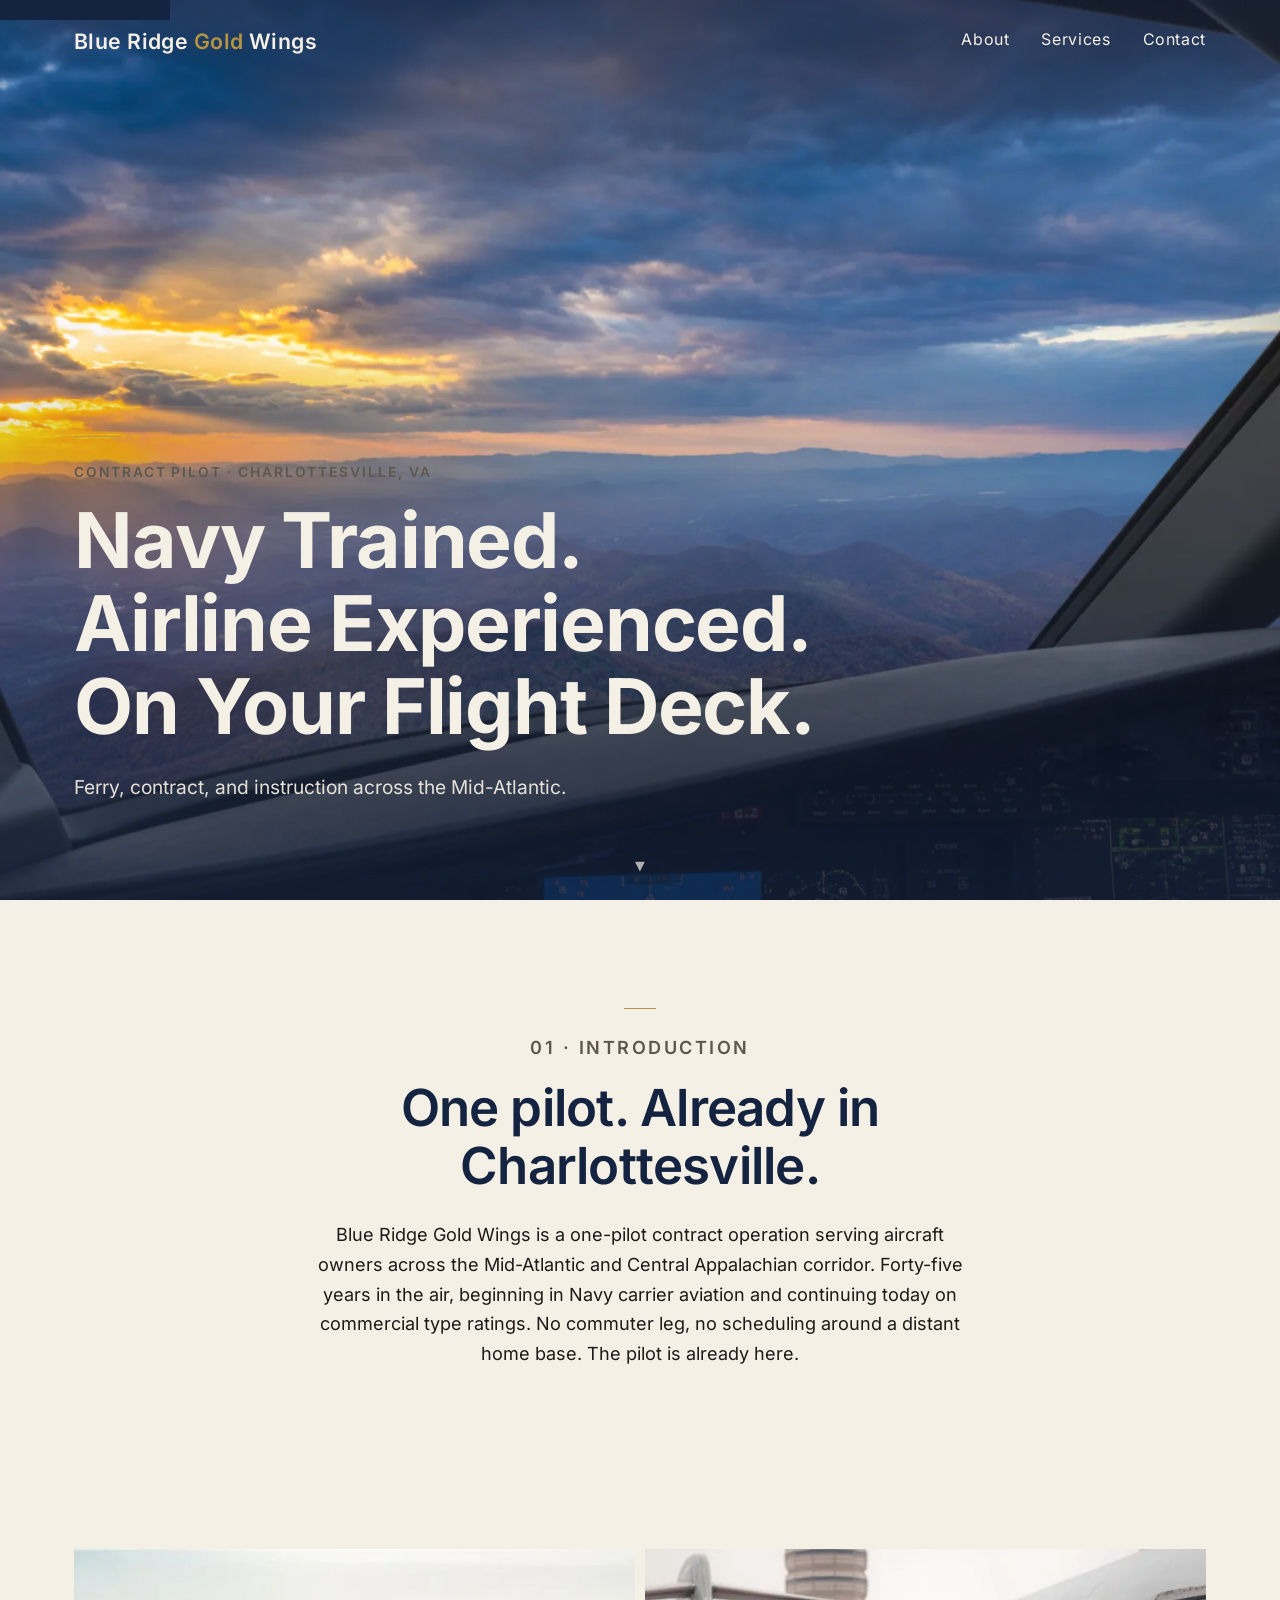
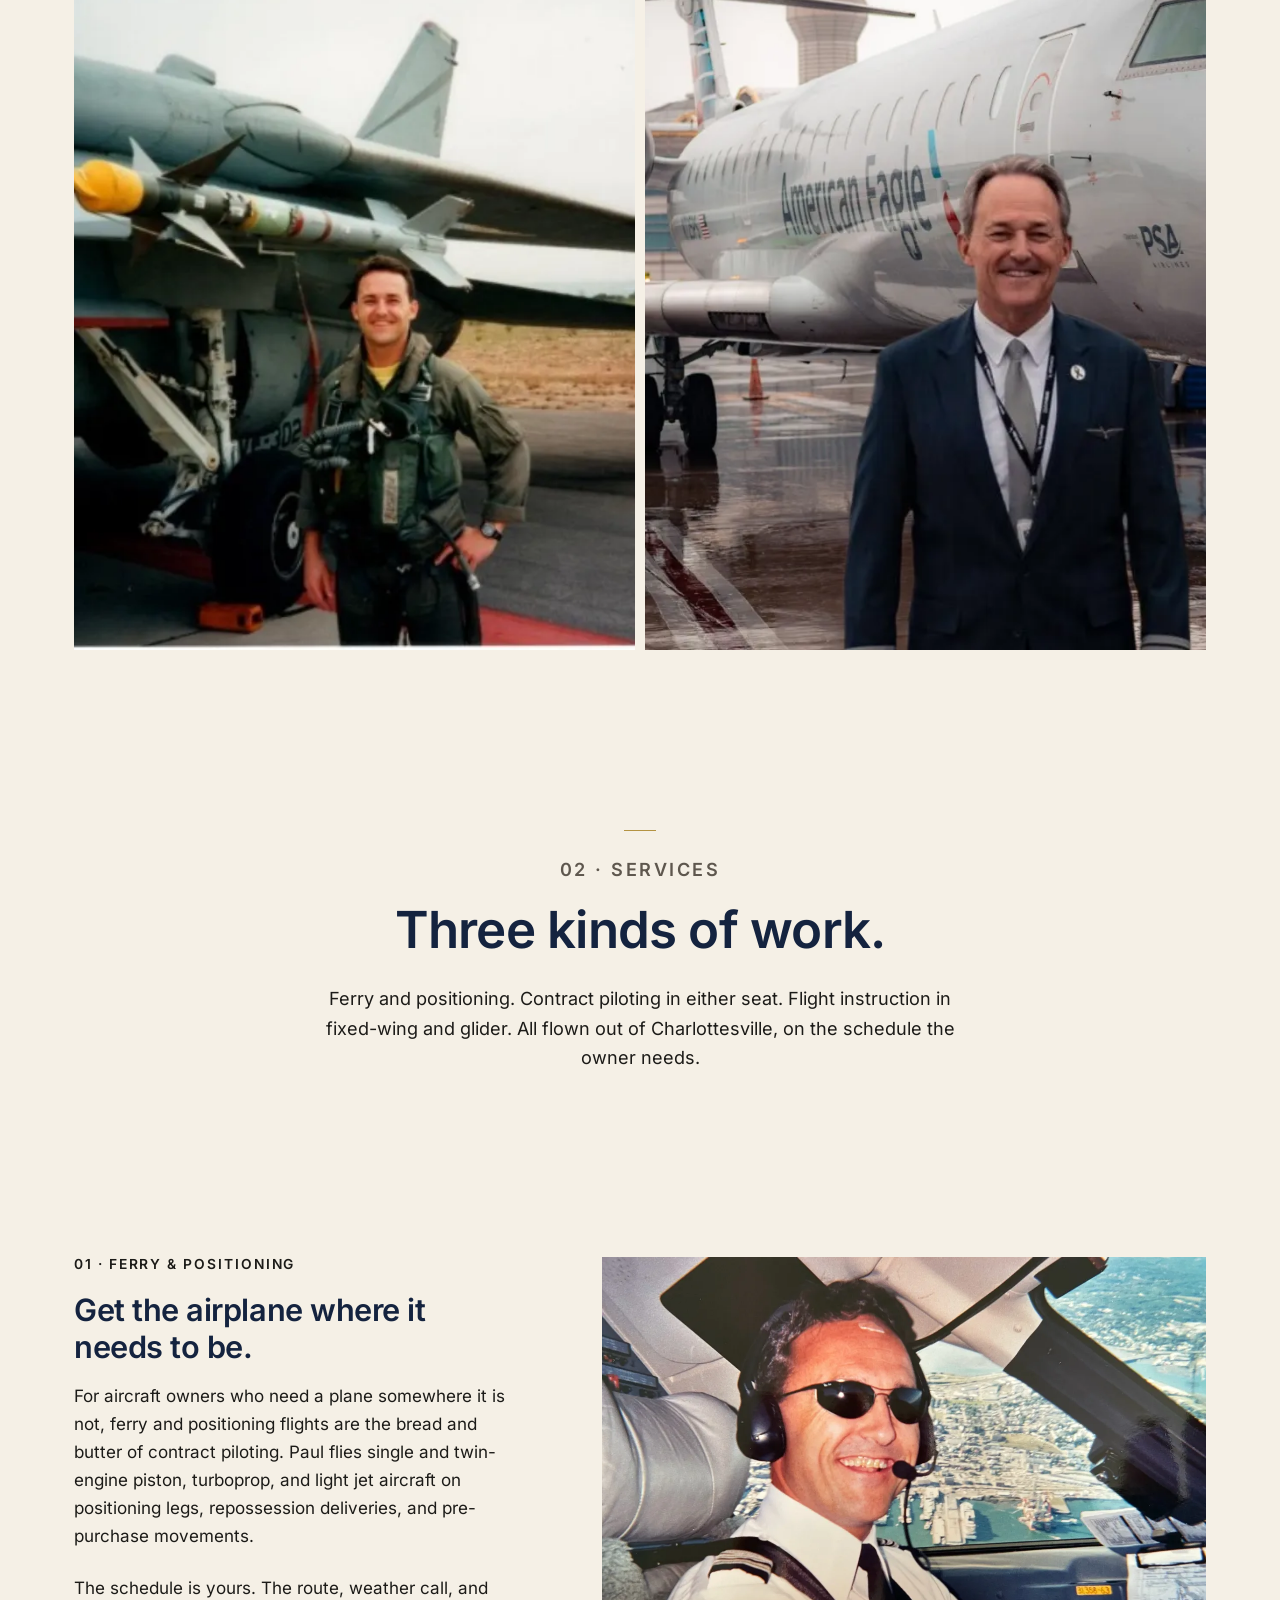
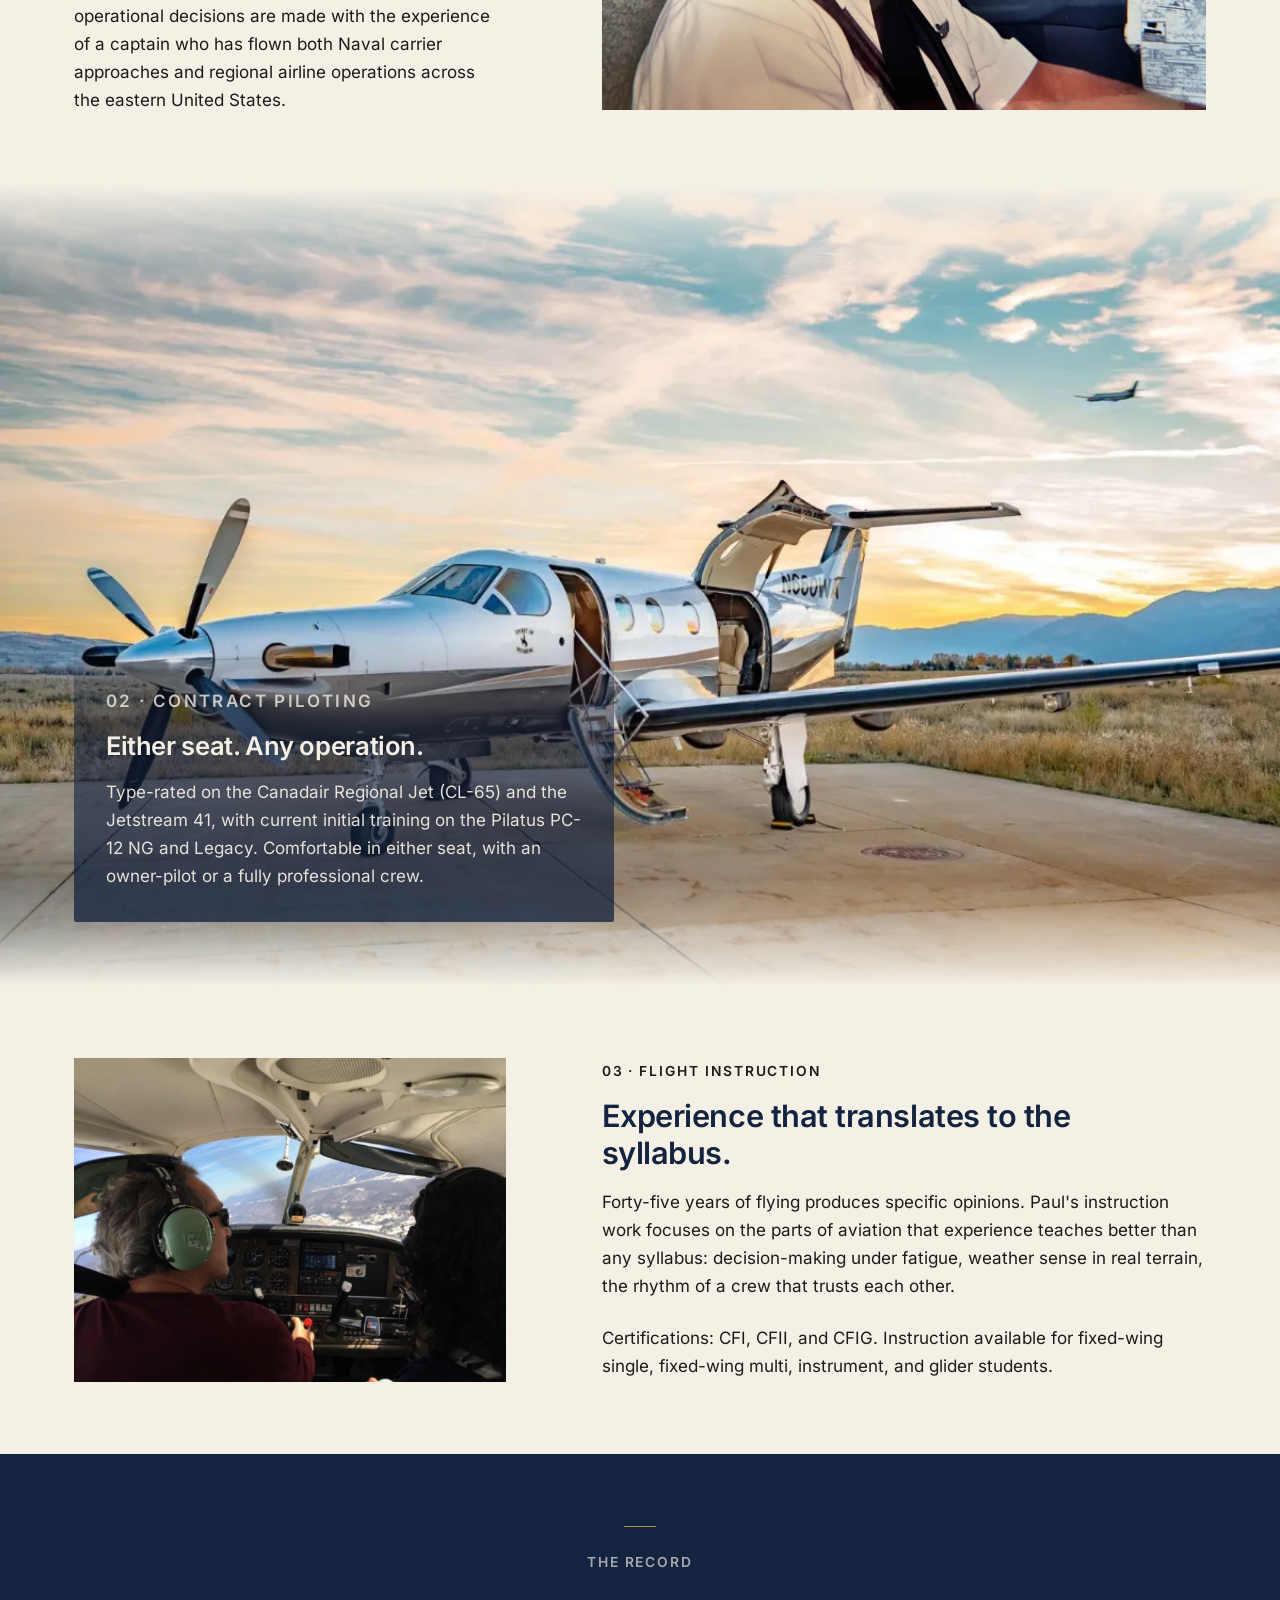
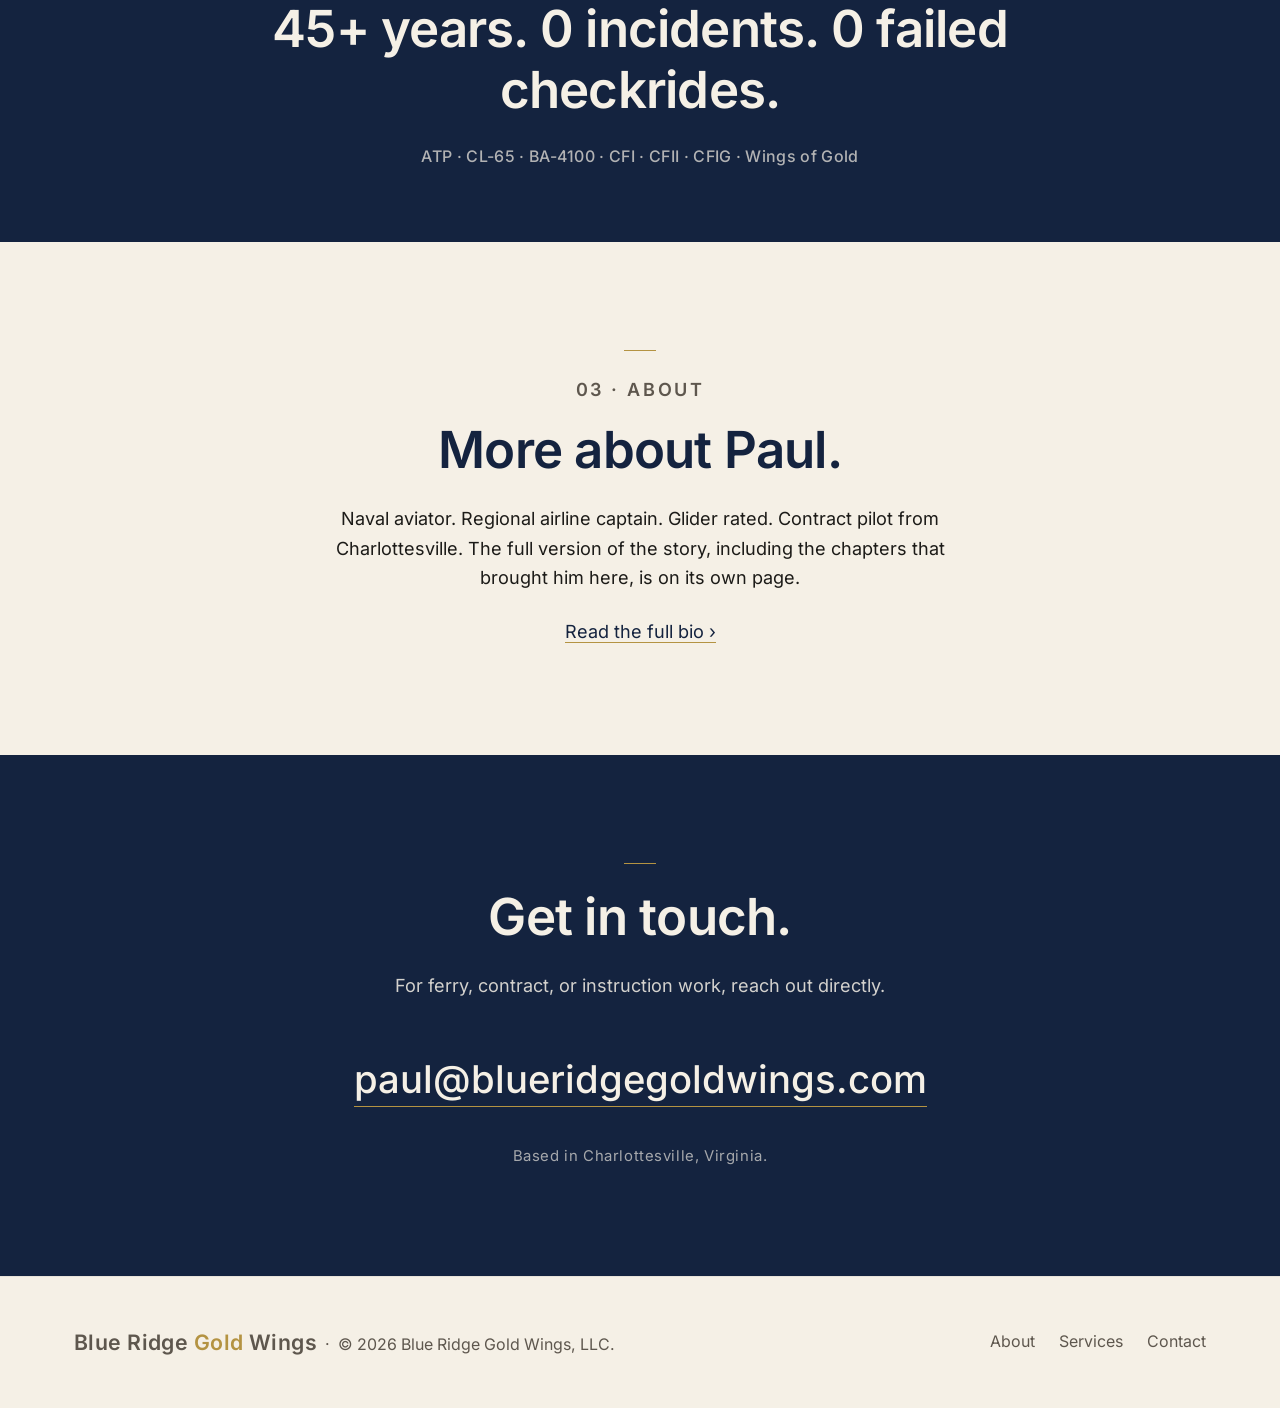
<file: index.html>
<!doctype html>
<html lang="en">
<head>
  <meta charset="utf-8">
  <meta name="viewport" content="width=device-width, initial-scale=1">
  <title>Blue Ridge Gold Wings, LLC. Contract Pilot Services in Central Virginia</title>
  <meta name="description" content="Contract pilot services for aircraft owners across the Mid-Atlantic. Ferry, contract piloting, and instruction by a Navy-trained, airline-experienced pilot based in Charlottesville, Virginia.">
  <link rel="preload" as="image" href="assets/images/hero/blue-ridge-cockpit-1920.webp" type="image/webp">
  <link rel="stylesheet" href="assets/css/main.css">
  <script src="assets/js/main.js" defer></script>
</head>
<body>
  <a class="skip-link" href="#main">Skip to content</a>

  <header class="site-header">
    <div class="container">
      <a class="wordmark" href="/">Blue Ridge <span class="accent">Gold</span> Wings</a>
      <button class="nav-toggle" aria-expanded="false" aria-controls="site-nav">Menu</button>
      <nav class="site-nav" id="site-nav" aria-label="Primary">
        <a href="about.html">About</a>
        <a href="#services">Services</a>
        <a href="#contact">Contact</a>
      </nav>
    </div>
  </header>

  <main id="main">
    <section class="hero" aria-label="Introduction">
      <picture class="hero__image">
        <source media="(min-width: 960px)"
                srcset="assets/images/hero/blue-ridge-cockpit-1920.webp"
                type="image/webp">
        <source srcset="assets/images/hero/blue-ridge-cockpit-960.webp"
                type="image/webp">
        <img src="assets/images/hero/blue-ridge-cockpit-1920.jpg"
             alt="Aerial view of the Blue Ridge mountains seen from an aircraft cockpit at altitude.">
      </picture>
      <div class="hero__overlay" aria-hidden="true"></div>
      <div class="container hero__content">
        <hr class="gold-rule" aria-hidden="true">
        <p class="eyebrow hero__eyebrow">Contract Pilot &middot; Charlottesville, VA</p>
        <h1>Navy Trained.<br>Airline Experienced.<br>On Your Flight Deck.</h1>
        <p class="hero__sub">Ferry, contract, and instruction across the Mid-Atlantic.</p>
      </div>
      <a class="hero__scroll" href="#intro" aria-label="Scroll to next section">&#x25BC;</a>
    </section>

    <section class="article" id="intro" aria-labelledby="intro-heading">
      <div class="article__inner" data-fade-up>
        <hr class="gold-rule" aria-hidden="true">
        <p class="eyebrow">01 &middot; Introduction</p>
        <h2 id="intro-heading">One pilot. Already in Charlottesville.</h2>
        <p>Blue Ridge Gold Wings is a one-pilot contract operation serving aircraft owners across the Mid-Atlantic and Central Appalachian corridor. Forty-five years in the air, beginning in Navy carrier aviation and continuing today on commercial type ratings. No commuter leg, no scheduling around a distant home base. The pilot is already here.</p>
      </div>
    </section>

    <section class="diptyque" aria-label="Then and now">
      <div class="diptyque__pair" data-fade-up>
        <figure>
          <picture>
            <source srcset="assets/images/content/young-navy-aviator-1200.webp" type="image/webp">
            <img src="assets/images/content/young-navy-aviator-1200.jpg"
                 alt="Paul Bushrow as a young Naval aviator in flight gear.">
          </picture>
        </figure>
        <figure>
          <picture>
            <source srcset="assets/images/content/current-commercial-airline-1200.webp" type="image/webp">
            <img src="assets/images/content/current-commercial-airline-1200.jpg"
                 alt="Paul Bushrow standing in front of a regional commercial airliner.">
          </picture>
        </figure>
      </div>
    </section>

    <section class="article" id="services" aria-labelledby="services-heading">
      <div class="article__inner" data-fade-up>
        <hr class="gold-rule" aria-hidden="true">
        <p class="eyebrow">02 &middot; Services</p>
        <h2 id="services-heading">Three kinds of work.</h2>
        <p>Ferry and positioning. Contract piloting in either seat. Flight instruction in fixed-wing and glider. All flown out of Charlottesville, on the schedule the owner needs.</p>
      </div>
    </section>

    <article class="service service--asymm-right" aria-labelledby="service-1-heading" data-fade-up>
      <div class="service__inner">
        <div class="service__copy">
          <p class="eyebrow">01 &middot; Ferry &amp; Positioning</p>
          <h3 id="service-1-heading">Get the airplane where it needs to be.</h3>
          <p>For aircraft owners who need a plane somewhere it is not, ferry and positioning flights are the bread and butter of contract piloting. Paul flies single and twin-engine piston, turboprop, and light jet aircraft on positioning legs, repossession deliveries, and pre-purchase movements.</p>
          <p>The schedule is yours. The route, weather call, and operational decisions are made with the experience of a captain who has flown both Naval carrier approaches and regional airline operations across the eastern United States.</p>
        </div>
        <div class="service__media">
          <picture>
            <source srcset="assets/images/content/cockpit-flying-1200.webp" type="image/webp">
            <img src="assets/images/content/cockpit-flying-1200.jpg"
                 alt="Paul Bushrow at the controls of an aircraft, in flight.">
          </picture>
        </div>
      </div>
    </article>

    <article class="service service--full-bleed" aria-labelledby="service-2-heading" data-fade-up>
      <div class="service__media">
        <picture>
          <source srcset="assets/images/content/pilatus-1200.webp" type="image/webp">
          <img src="assets/images/content/pilatus-1200.jpg"
               alt="A Pilatus PC-12 turboprop on a runway with a mountain backdrop.">
        </picture>
        <div class="service__overlay">
          <p class="eyebrow">02 &middot; Contract Piloting</p>
          <h3 id="service-2-heading">Either seat. Any operation.</h3>
          <p>Type-rated on the Canadair Regional Jet (CL-65) and the Jetstream 41, with current initial training on the Pilatus PC-12 NG and Legacy. Comfortable in either seat, with an owner-pilot or a fully professional crew.</p>
        </div>
      </div>
    </article>

    <article class="service service--asymm-left" aria-labelledby="service-3-heading" data-fade-up>
      <div class="service__inner">
        <div class="service__media">
          <picture>
            <source srcset="assets/images/content/glider-cockpit-1200.webp" type="image/webp">
            <img src="assets/images/content/glider-cockpit-1200.jpg"
                 alt="View from inside a glider cockpit during flight.">
          </picture>
        </div>
        <div class="service__copy">
          <p class="eyebrow">03 &middot; Flight Instruction</p>
          <h3 id="service-3-heading">Experience that translates to the syllabus.</h3>
          <p>Forty-five years of flying produces specific opinions. Paul's instruction work focuses on the parts of aviation that experience teaches better than any syllabus: decision-making under fatigue, weather sense in real terrain, the rhythm of a crew that trusts each other.</p>
          <p>Certifications: CFI, CFII, and CFIG. Instruction available for fixed-wing single, fixed-wing multi, instrument, and glider students.</p>
        </div>
      </div>
    </article>

    <section class="band--navy" aria-labelledby="proof-heading" data-fade-up>
      <div class="band--navy__inner">
        <hr class="gold-rule" aria-hidden="true">
        <p class="eyebrow">The Record</p>
        <p id="proof-heading" class="band--navy__statement">45+ years. 0 incidents. 0 failed checkrides.</p>
        <p class="band--navy__credentials">ATP &middot; CL-65 &middot; BA-4100 &middot; CFI &middot; CFII &middot; CFIG &middot; Wings of Gold</p>
      </div>
    </section>

    <section class="article" id="more" aria-labelledby="more-heading">
      <div class="article__inner" data-fade-up>
        <hr class="gold-rule" aria-hidden="true">
        <p class="eyebrow">03 &middot; About</p>
        <h2 id="more-heading">More about Paul.</h2>
        <p>Naval aviator. Regional airline captain. Glider rated. Contract pilot from Charlottesville. The full version of the story, including the chapters that brought him here, is on its own page.</p>
        <p class="article__cta"><a class="link-gold" href="about.html">Read the full bio &rsaquo;</a></p>
      </div>
    </section>

    <section class="contact" id="contact" aria-labelledby="contact-heading">
      <div class="contact__inner" data-fade-up>
        <hr class="gold-rule gold-rule--center" aria-hidden="true">
        <h2 id="contact-heading">Get in touch.</h2>
        <p class="contact__lede">For ferry, contract, or instruction work, reach out directly.</p>
        <p class="contact__email">
          <a href="mailto:paul@blueridgegoldwings.com">paul@blueridgegoldwings.com</a>
        </p>
        <p class="contact__location">Based in Charlottesville, Virginia.</p>
      </div>
    </section>
  </main>

  <footer class="site-footer">
    <div class="container">
      <div>
        <span class="wordmark">Blue Ridge <span class="accent">Gold</span> Wings</span>
        &nbsp;&middot;&nbsp;
        &copy; 2026 Blue Ridge Gold Wings, LLC.
      </div>
      <nav aria-label="Footer">
        <a href="about.html">About</a>
        <a href="#services">Services</a>
        <a href="#contact">Contact</a>
      </nav>
    </div>
  </footer>
</body>
</html>
</file>
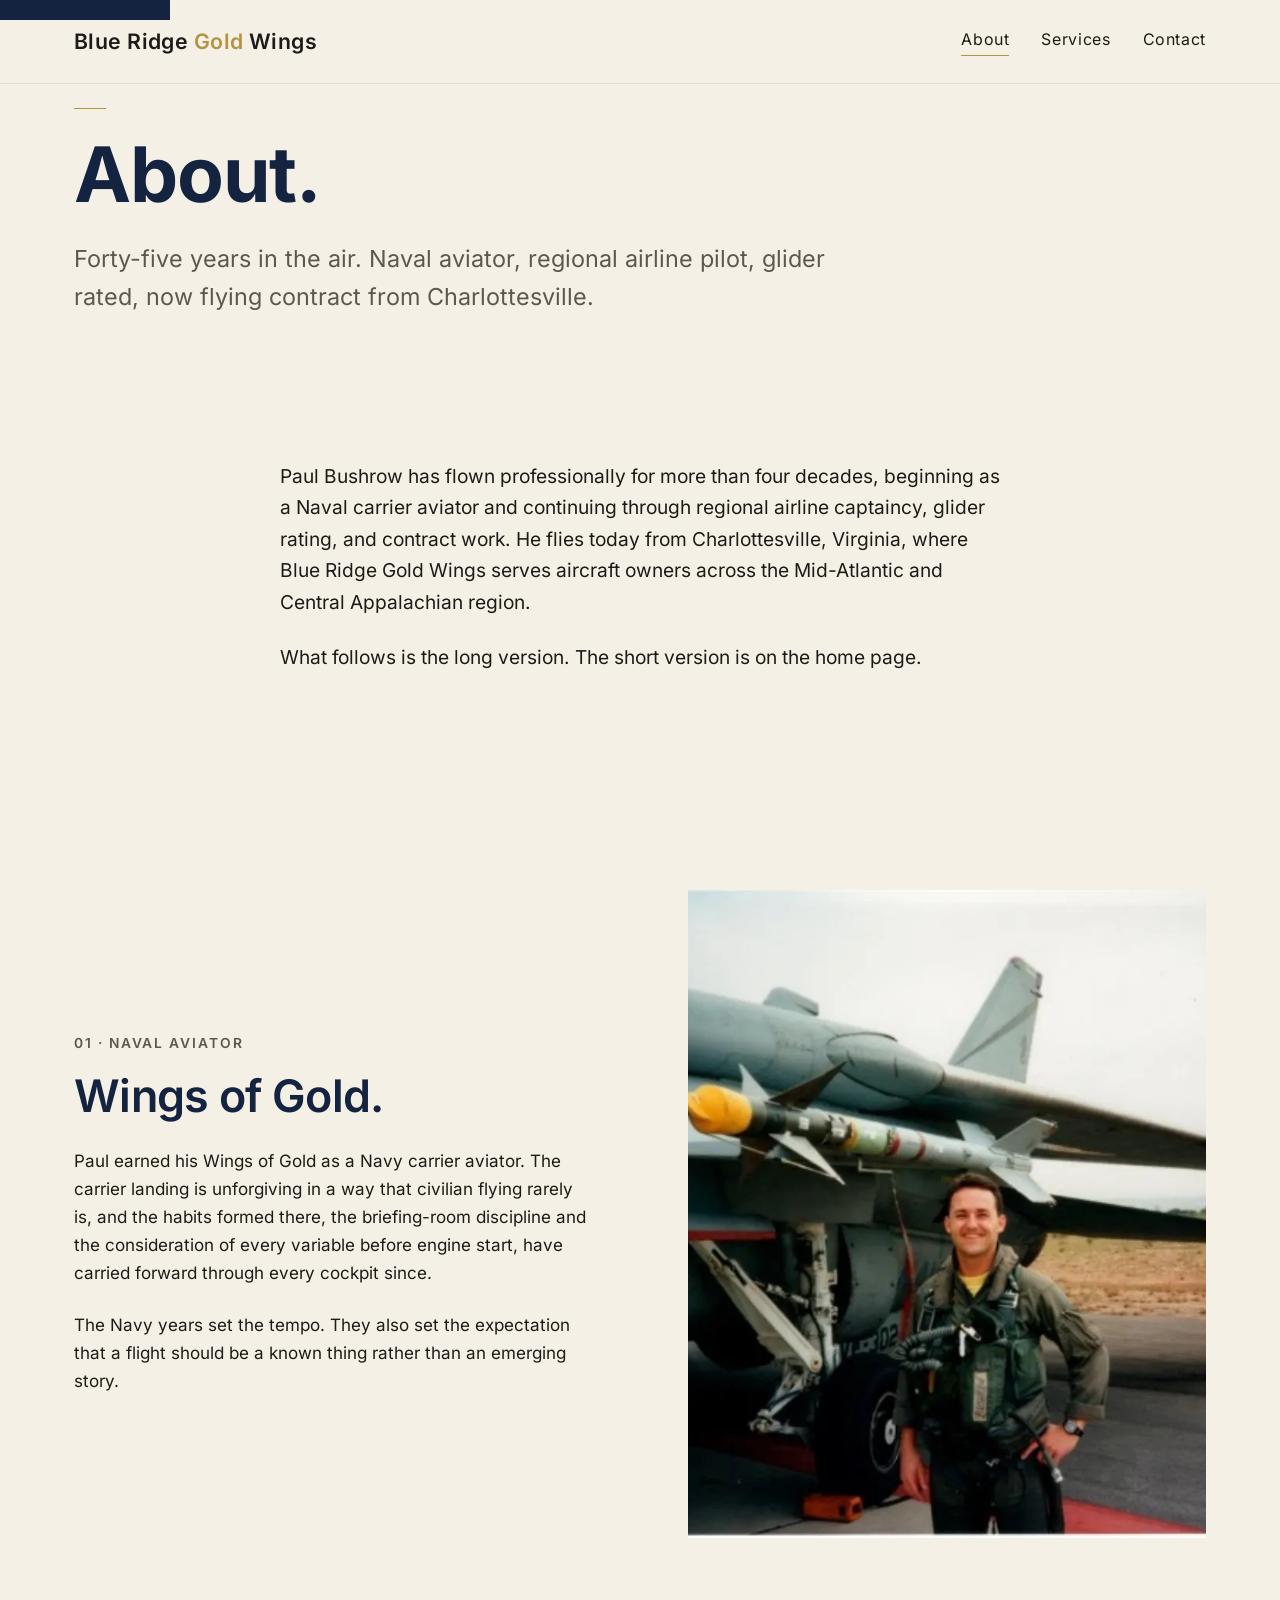
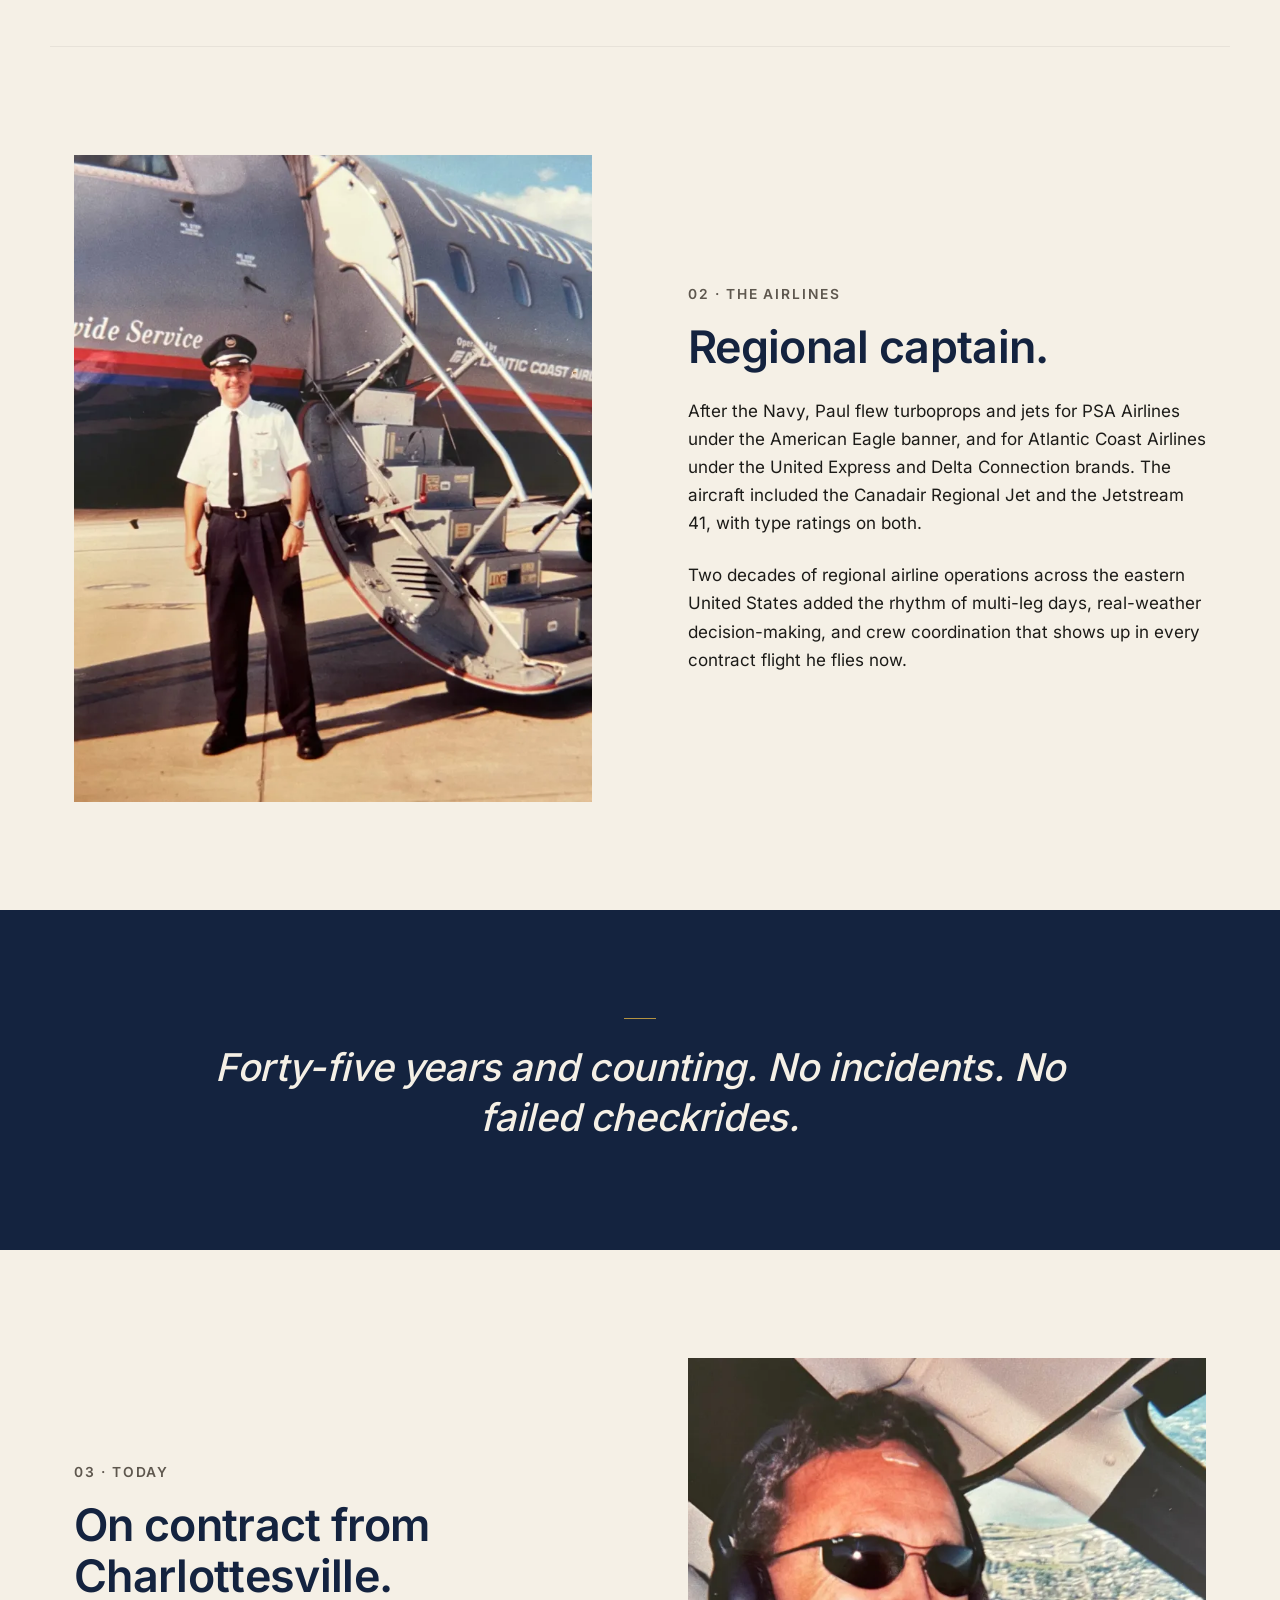
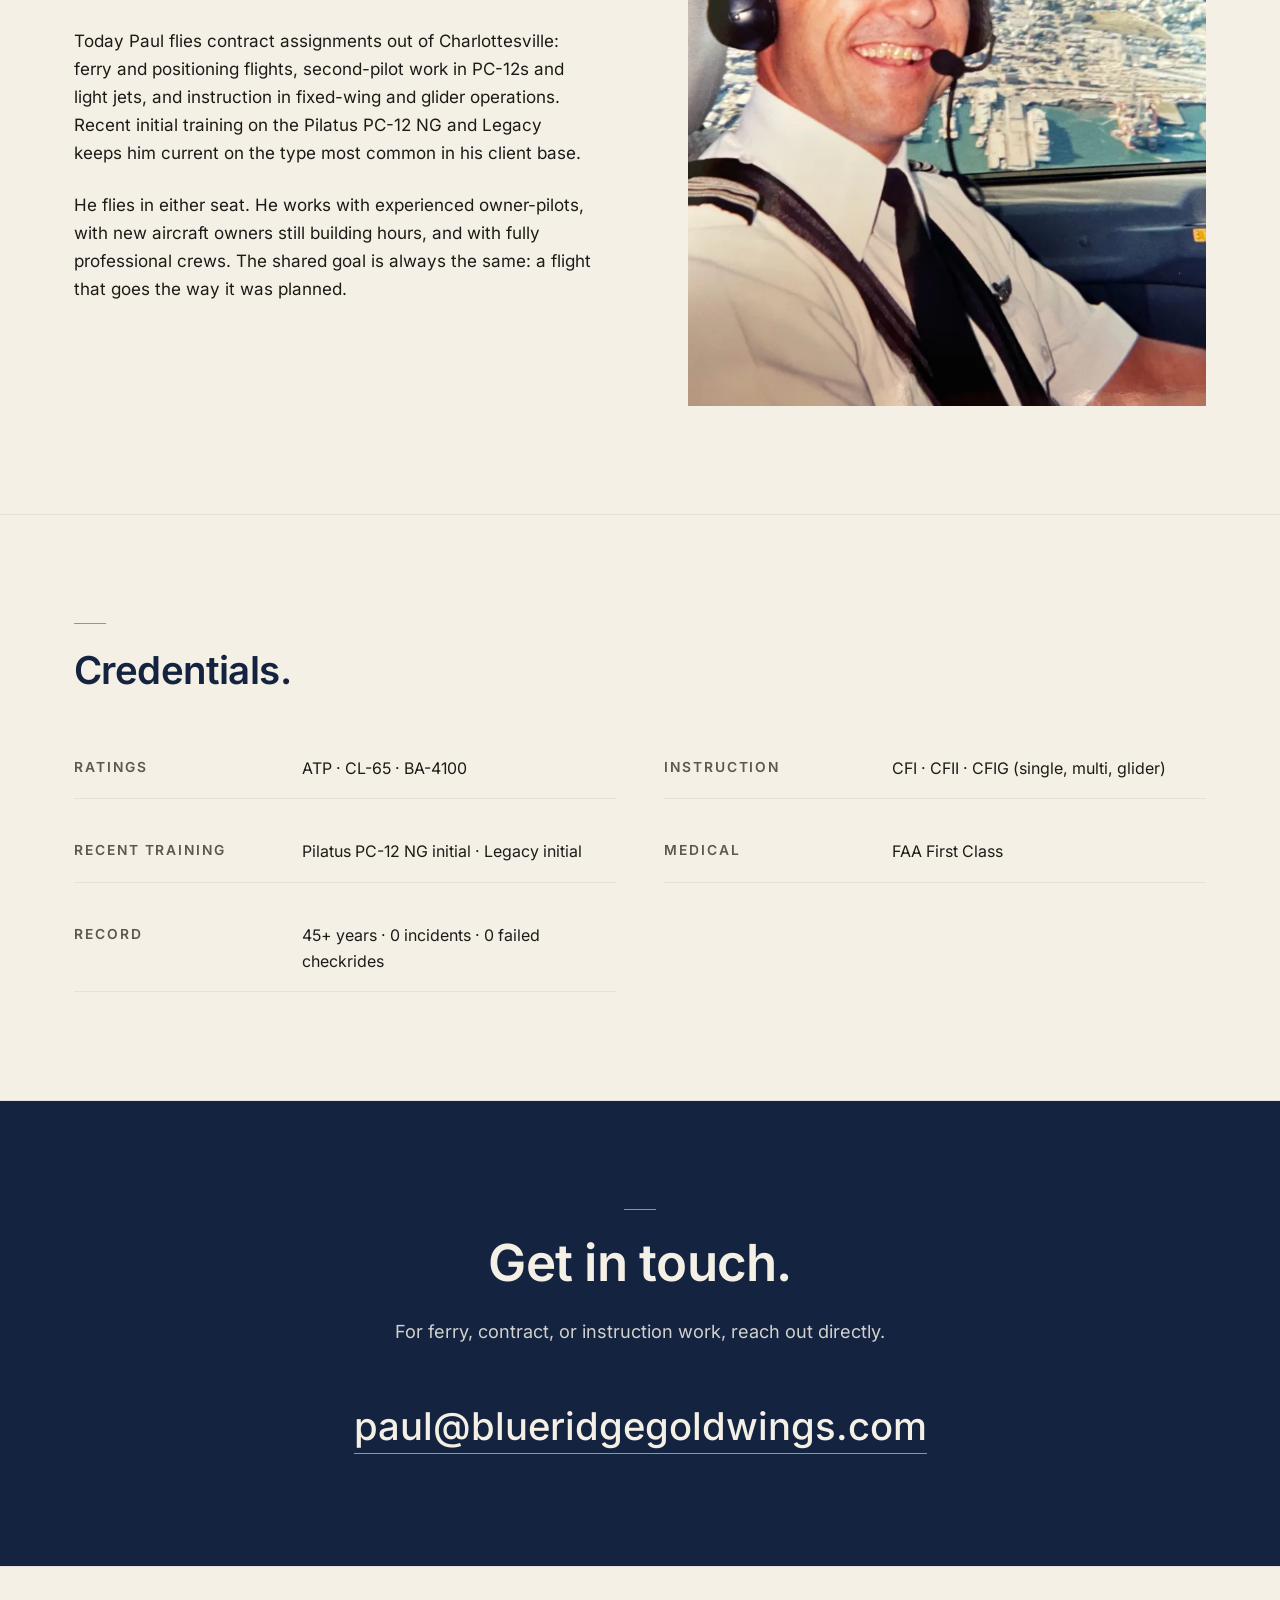
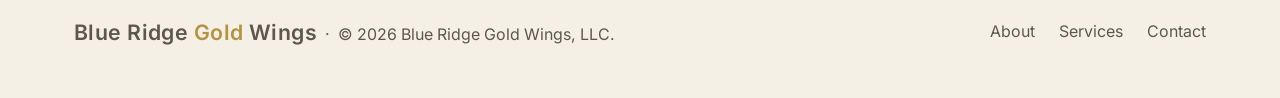
<file: about.html>
<!doctype html>
<html lang="en">
<head>
  <meta charset="utf-8">
  <meta name="viewport" content="width=device-width, initial-scale=1">
  <title>About Paul Bushrow. Blue Ridge Gold Wings, LLC.</title>
  <meta name="description" content="Forty-five years in the air. Naval aviator, regional airline pilot, glider rated, now flying contract from Charlottesville, Virginia.">
  <link rel="stylesheet" href="assets/css/main.css">
  <script src="assets/js/main.js" defer></script>
</head>
<body>
  <a class="skip-link" href="#main">Skip to content</a>

  <header class="site-header site-header--solid">
    <div class="container">
      <a class="wordmark" href="index.html">Blue Ridge <span class="accent">Gold</span> Wings</a>
      <button class="nav-toggle" aria-expanded="false" aria-controls="site-nav">Menu</button>
      <nav class="site-nav" id="site-nav" aria-label="Primary">
        <a href="about.html" aria-current="page">About</a>
        <a href="index.html#services">Services</a>
        <a href="index.html#contact">Contact</a>
      </nav>
    </div>
  </header>

  <main id="main">
    <section class="page-title" aria-labelledby="page-title-heading">
      <div class="container">
        <hr class="gold-rule" aria-hidden="true">
        <h1 id="page-title-heading">About.</h1>
        <p class="page-title__lede">Forty-five years in the air. Naval aviator, regional airline pilot, glider rated, now flying contract from Charlottesville.</p>
      </div>
    </section>

    <section class="lede" aria-label="Introduction">
      <div class="container">
        <div class="prose" data-fade-up>
          <p>Paul Bushrow has flown professionally for more than four decades, beginning as a Naval carrier aviator and continuing through regional airline captaincy, glider rating, and contract work. He flies today from Charlottesville, Virginia, where Blue Ridge Gold Wings serves aircraft owners across the Mid-Atlantic and Central Appalachian region.</p>
          <p>What follows is the long version. The short version is on the home page.</p>
        </div>
      </div>
    </section>

    <article class="chapter chapter--right" id="navy" data-fade-up>
      <div class="chapter__media">
        <picture>
          <source srcset="assets/images/content/young-navy-aviator-1200.webp" type="image/webp">
          <img src="assets/images/content/young-navy-aviator-1200.jpg"
               alt="Paul Bushrow as a young Naval aviator in flight gear.">
        </picture>
      </div>
      <div class="chapter__copy">
        <p class="eyebrow">01 &middot; Naval Aviator</p>
        <h2>Wings of Gold.</h2>
        <p>Paul earned his Wings of Gold as a Navy carrier aviator. The carrier landing is unforgiving in a way that civilian flying rarely is, and the habits formed there, the briefing-room discipline and the consideration of every variable before engine start, have carried forward through every cockpit since.</p>
        <p>The Navy years set the tempo. They also set the expectation that a flight should be a known thing rather than an emerging story.</p>
      </div>
    </article>

    <article class="chapter chapter--left" id="airlines" data-fade-up>
      <div class="chapter__media">
        <picture>
          <source srcset="assets/images/content/young-commercial-wings-1200.webp" type="image/webp">
          <img src="assets/images/content/young-commercial-wings-1200.jpg"
               alt="Paul Bushrow in commercial pilot uniform during his early airline years.">
        </picture>
      </div>
      <div class="chapter__copy">
        <p class="eyebrow">02 &middot; The Airlines</p>
        <h2>Regional captain.</h2>
        <p>After the Navy, Paul flew turboprops and jets for PSA Airlines under the American Eagle banner, and for Atlantic Coast Airlines under the United Express and Delta Connection brands. The aircraft included the Canadair Regional Jet and the Jetstream 41, with type ratings on both.</p>
        <p>Two decades of regional airline operations across the eastern United States added the rhythm of multi-leg days, real-weather decision-making, and crew coordination that shows up in every contract flight he flies now.</p>
      </div>
    </article>

    <aside class="pull-quote" data-fade-up>
      <div class="container pull-quote__inner">
        <hr class="gold-rule gold-rule--center" aria-hidden="true">
        <blockquote>Forty-five years and counting. No incidents. No failed checkrides.</blockquote>
      </div>
    </aside>

    <article class="chapter chapter--right" id="today" data-fade-up>
      <div class="chapter__media">
        <picture>
          <source srcset="assets/images/content/cockpit-flying-1200.webp" type="image/webp">
          <img src="assets/images/content/cockpit-flying-1200.jpg"
               alt="Paul Bushrow at the controls of an aircraft, in flight.">
        </picture>
      </div>
      <div class="chapter__copy">
        <p class="eyebrow">03 &middot; Today</p>
        <h2>On contract from Charlottesville.</h2>
        <p>Today Paul flies contract assignments out of Charlottesville: ferry and positioning flights, second-pilot work in PC-12s and light jets, and instruction in fixed-wing and glider operations. Recent initial training on the Pilatus PC-12 NG and Legacy keeps him current on the type most common in his client base.</p>
        <p>He flies in either seat. He works with experienced owner-pilots, with new aircraft owners still building hours, and with fully professional crews. The shared goal is always the same: a flight that goes the way it was planned.</p>
      </div>
    </article>

    <section class="credentials-block" aria-labelledby="credentials-heading">
      <div class="container">
        <hr class="gold-rule" aria-hidden="true">
        <h2 id="credentials-heading" class="credentials-block__heading">Credentials.</h2>
        <dl class="credentials-block__list">
          <div><dt>Ratings</dt> <dd>ATP &middot; CL-65 &middot; BA-4100</dd></div>
          <div><dt>Instruction</dt> <dd>CFI &middot; CFII &middot; CFIG (single, multi, glider)</dd></div>
          <div><dt>Recent training</dt> <dd>Pilatus PC-12 NG initial &middot; Legacy initial</dd></div>
          <div><dt>Medical</dt> <dd>FAA First Class</dd></div>
          <div><dt>Record</dt> <dd>45+ years &middot; 0 incidents &middot; 0 failed checkrides</dd></div>
        </dl>
      </div>
    </section>

    <section class="contact" aria-labelledby="about-cta-heading">
      <div class="container contact__inner" data-fade-up>
        <hr class="gold-rule gold-rule--center" aria-hidden="true">
        <h2 id="about-cta-heading">Get in touch.</h2>
        <p class="contact__lede">For ferry, contract, or instruction work, reach out directly.</p>
        <p class="contact__email">
          <a href="mailto:paul@blueridgegoldwings.com">paul@blueridgegoldwings.com</a>
        </p>
      </div>
    </section>
  </main>

  <footer class="site-footer">
    <div class="container">
      <div>
        <span class="wordmark">Blue Ridge <span class="accent">Gold</span> Wings</span>
        &nbsp;&middot;&nbsp;
        &copy; 2026 Blue Ridge Gold Wings, LLC.
      </div>
      <nav aria-label="Footer">
        <a href="about.html">About</a>
        <a href="index.html#services">Services</a>
        <a href="index.html#contact">Contact</a>
      </nav>
    </div>
  </footer>
</body>
</html>
</file>
<file: assets/css/main.css>
/* =========================================================
   Blue Ridge Gold Wings, LLC.
   main.css
   Sections: tokens, fonts, reset, typography, layout primitives,
             components, page sections, utilities.
   ========================================================= */

/* ---------- 1. Tokens ---------- */
:root {
  /* Colors */
  --c-navy:  #14233f;
  --c-gold:  #b49342;
  --c-cream: #f5f0e6;
  --c-ink:   #1c1b18;
  --c-mute:  #5e574e;
  --c-white: #ffffff;

  /* Internal pixel spacing scale (component-level paddings, gaps) */
  --s-1: 8px;
  --s-2: 16px;
  --s-3: 24px;
  --s-4: 32px;
  --s-5: 48px;
  --s-6: 64px;
  --s-7: 96px;
  --s-8: 128px;

  /* Section vertical rhythm (viewport-relative) */
  --space-xs: 4vh;
  --space-sm: 8vh;
  --space-md: 12vh;
  --space-lg: 16vh;

  /* Type family */
  --f-sans:  "Inter", system-ui, -apple-system, "Segoe UI", Roboto, sans-serif;

  /* Layout */
  --max-w: 1180px;
  --prose-w: 720px;
}

/* ---------- 2. Font faces ---------- */
@font-face {
  font-family: "Inter";
  src: url("../fonts/Inter-Regular.woff2") format("woff2");
  font-weight: 400;
  font-style: normal;
  font-display: swap;
}
@font-face {
  font-family: "Inter";
  src: url("../fonts/Inter-Medium.woff2") format("woff2");
  font-weight: 500;
  font-style: normal;
  font-display: swap;
}
@font-face {
  font-family: "Inter";
  src: url("../fonts/Inter-SemiBold.woff2") format("woff2");
  font-weight: 600;
  font-style: normal;
  font-display: swap;
}
@font-face {
  font-family: "Inter";
  src: url("../fonts/Inter-Bold.woff2") format("woff2");
  font-weight: 700;
  font-style: normal;
  font-display: swap;
}

/* ---------- 3. Reset (light) ---------- */
*, *::before, *::after { box-sizing: border-box; }
html { -webkit-text-size-adjust: 100%; }
body { margin: 0; }
img, picture, video { max-width: 100%; height: auto; display: block; }
ul, ol { padding-left: 1.25rem; }
button { font: inherit; }
a { color: inherit; }

/* ---------- 4. Base typography ---------- */
html {
  font-family: var(--f-sans);
  font-size: 17px;
  line-height: 1.65;
  color: var(--c-ink);
  background: var(--c-cream);
  -webkit-font-smoothing: antialiased;
  -moz-osx-font-smoothing: grayscale;
}

h1, h2, h3, h4 {
  font-family: var(--f-sans);
  color: var(--c-navy);
  margin: 0 0 var(--s-3);
  letter-spacing: -0.015em;
}

h1 {
  font-size: clamp(2.75rem, 6vw, 4.75rem);
  font-weight: 700;
  line-height: 1.08;
}
h2 {
  font-size: clamp(2rem, 4vw, 3rem);
  font-weight: 600;
  line-height: 1.15;
}
h3 {
  font-size: 1.5rem;
  font-weight: 600;
  line-height: 1.2;
}
h4 {
  font-size: 1.0625rem;
  font-weight: 600;
  line-height: 1.3;
}

p { margin: 0 0 var(--s-3); }
p:last-child { margin-bottom: 0; }

a { text-decoration: none; }

/* ---------- 5. Layout primitives ---------- */
.container {
  max-width: var(--max-w);
  margin-inline: auto;
  padding-inline: var(--s-3);
}

.prose { max-width: var(--prose-w); }

section { padding-block: var(--space-md); }

/* ---------- 6. Utilities ---------- */
.eyebrow {
  font-family: var(--f-sans);
  font-size: 0.8125rem;
  font-weight: 600;
  letter-spacing: 0.14em;
  text-transform: uppercase;
  color: var(--c-mute);
  margin: 0;
}
.eyebrow + h1,
.eyebrow + h2,
.eyebrow + h3 { margin-top: var(--s-2); }
.gold-rule {
  display: block;
  width: 32px;
  height: 1px;
  background: var(--c-gold);
  border: 0;
  margin: 0 0 var(--s-3);
}
.gold-rule--center { margin-inline: auto; }
.link-gold {
  color: var(--c-navy);
  border-bottom: 1px solid var(--c-gold);
  transition: color 200ms ease;
}
.link-gold:hover { color: var(--c-gold); }

.skip-link {
  position: absolute;
  top: -40px;
  left: 0;
  background: var(--c-navy);
  color: var(--c-white);
  padding: var(--s-2) var(--s-3);
  z-index: 100;
}
.skip-link:focus { top: 0; }

:focus-visible {
  outline: 2px solid var(--c-gold);
  outline-offset: 3px;
}

/* Fade-up motion */
[data-fade-up] {
  opacity: 0;
  transform: translateY(16px);
  transition: opacity 500ms ease-out, transform 500ms ease-out;
}
[data-fade-up].is-visible {
  opacity: 1;
  transform: none;
}
@media (prefers-reduced-motion: reduce) {
  [data-fade-up] {
    opacity: 1;
    transform: none;
    transition: none;
  }
}

/* Smooth in-page anchor scrolling, except for users who prefer reduced motion. */
@media (prefers-reduced-motion: no-preference) {
  html { scroll-behavior: smooth; }
}

/* ---------- 7. Site header ---------- */
.site-header {
  position: absolute;
  inset-inline: 0;
  top: 0;
  z-index: 10;
  padding: var(--s-3) 0;
  color: var(--c-cream);
}
.site-header .container {
  display: flex;
  align-items: center;
  justify-content: space-between;
  gap: var(--s-3);
}
.wordmark {
  font-family: var(--f-sans);
  font-size: 1.25rem;
  font-weight: 600;
  letter-spacing: 0.02em;
  color: inherit;
}
.wordmark .accent { color: var(--c-gold); }

.nav-toggle {
  background: transparent;
  border: 0;
  color: inherit;
  padding: var(--s-1) var(--s-2);
  cursor: pointer;
  font-size: 0.875rem;
  letter-spacing: 0.08em;
  text-transform: uppercase;
}
.nav-toggle[aria-expanded="true"] + .site-nav { display: flex; }

.site-nav {
  display: none;
  position: absolute;
  inset-inline: 0;
  top: 100%;
  background: var(--c-navy);
  flex-direction: column;
  padding: var(--s-3);
  gap: var(--s-2);
  font-size: 0.9375rem;
  letter-spacing: 0.04em;
}
@media (min-width: 640px) {
  .nav-toggle { display: none; }
  .site-nav {
    display: flex !important;
    position: static;
    flex-direction: row;
    background: transparent;
    padding: 0;
    gap: var(--s-4);
  }
}
.site-nav a {
  color: inherit;
  border-bottom: 1px solid transparent;
  padding-bottom: 2px;
  transition: border-color 200ms ease;
}
.site-nav a:hover,
.site-nav a[aria-current="page"] { border-bottom-color: var(--c-gold); }

/* On non-hero pages, the header sits on cream and uses ink color. */
.site-header--solid {
  position: static;
  color: var(--c-ink);
  border-bottom: 1px solid rgba(0,0,0,0.06);
}
.site-header--solid .site-nav {
  background: var(--c-cream);
  color: var(--c-ink);
}

/* ---------- 8. Site footer ---------- */
.site-footer {
  background: var(--c-cream);
  border-top: 1px solid rgba(0,0,0,0.06);
  padding-block: var(--s-5);
  font-size: 0.9375rem;
  color: var(--c-mute);
}
.site-footer .container {
  display: flex;
  flex-direction: column;
  gap: var(--s-2);
  align-items: flex-start;
}
@media (min-width: 640px) {
  .site-footer .container {
    flex-direction: row;
    justify-content: space-between;
    align-items: center;
  }
}
.site-footer nav {
  display: flex;
  gap: var(--s-3);
}
.site-footer a:hover { color: var(--c-navy); }

/* ---------- 9. Hero ---------- */
.hero {
  position: relative;
  min-height: 100vh;
  color: var(--c-cream);
  overflow: hidden;
  padding: 0;
  display: flex;
  align-items: flex-end;
}
@media (max-width: 640px) {
  .hero { min-height: 720px; }
}
.hero__image,
.hero__image img {
  position: absolute;
  inset: 0;
  width: 100%;
  height: 100%;
  object-fit: cover;
  z-index: 0;
}
.hero__overlay {
  position: absolute;
  inset: 0;
  background:
    linear-gradient(
      to bottom,
      rgba(20,35,63,0.55) 0%,
      rgba(20,35,63,0) 22%
    ),
    linear-gradient(
      to bottom,
      rgba(20,35,63,0) 40%,
      rgba(20,35,63,0.72) 100%
    );
  z-index: 1;
}
.hero__content {
  position: relative;
  z-index: 2;
  padding-bottom: var(--s-7);
  padding-top: var(--s-7);
  width: 100%;
}
.hero__content .gold-rule { width: 48px; }
.hero__content h1 { color: var(--c-cream); }
.hero__sub {
  font-family: var(--f-sans);
  font-size: 1.125rem;
  font-weight: 400;
  color: rgba(245, 240, 230, 0.92);
  max-width: 560px;
  margin-top: var(--s-3);
}
.hero__scroll {
  position: absolute;
  z-index: 2;
  bottom: var(--s-3);
  left: 50%;
  transform: translateX(-50%);
  color: var(--c-cream);
  font-size: 0.75rem;
  opacity: 0.7;
  transition: opacity 200ms ease;
}
.hero__scroll:hover { opacity: 1; }

/* ---------- 10. Article (pure-type centered chapter) ---------- */
.article {
  background: var(--c-cream);
}
.article__inner {
  max-width: var(--prose-w);
  margin-inline: auto;
  padding-inline: var(--s-3);
  text-align: center;
}
.article__inner .gold-rule { margin-inline: auto; }
.article__inner .eyebrow { display: block; }
.article__inner h2 { margin-bottom: var(--s-3); }
.article__inner p {
  font-size: 1.0625rem;
  line-height: 1.65;
  margin-bottom: 0;
}
.article__inner p + p { margin-top: var(--s-3); }
.article__cta { margin-top: var(--s-4); }

/* ---------- 11. Diptyque (paired portrait photos, no text) ---------- */
.diptyque {
  padding-block: var(--space-sm);
  background: var(--c-cream);
}
.diptyque__pair {
  display: grid;
  gap: var(--s-2);
  max-width: var(--max-w);
  margin-inline: auto;
  padding-inline: var(--s-3);
}
@media (min-width: 760px) {
  .diptyque__pair { grid-template-columns: 1fr 1fr; gap: 10px; }
}
.diptyque figure { margin: 0; }
.diptyque img {
  width: 100%;
  aspect-ratio: 4 / 5;
  object-fit: cover;
}

/* ---------- 12. Service blocks (three compositional variants) ---------- */
.service {
  padding-block: var(--space-sm);
  background: var(--c-cream);
}
.service__inner {
  max-width: var(--max-w);
  margin-inline: auto;
  padding-inline: var(--s-3);
  display: grid;
  gap: var(--s-4);
  align-items: center;
}
@media (min-width: 960px) {
  .service__inner {
    grid-template-columns: 5fr 7fr;
    gap: var(--s-7);
  }
  .service--asymm-right .service__copy  { order: 1; }
  .service--asymm-right .service__media { order: 2; }
  .service--asymm-left  .service__media { order: 1; }
  .service--asymm-left  .service__copy  { order: 2; }
}
.service__media img {
  width: 100%;
  aspect-ratio: 4 / 3;
  object-fit: cover;
}
.service__copy h3 { font-size: clamp(1.5rem, 2.4vw, 2rem); margin-bottom: var(--s-2); }
.service__copy p { color: var(--c-ink); }

/* Full-bleed photo variant (service 02). Photo extends edge-to-edge with
   gradient seams that fade into the cream backgrounds above and below.
   Text is overlaid on a subtle dark scrim in the lower-left of the photo. */
.service--full-bleed {
  position: relative;
  padding: 0;
  background: var(--c-cream);
}
.service--full-bleed .service__media {
  position: relative;
  width: 100vw;
  margin-inline: calc(50% - 50vw);
  aspect-ratio: 16 / 10;
  overflow: hidden;
}
.service--full-bleed .service__media picture,
.service--full-bleed .service__media img {
  width: 100%;
  height: 100%;
  object-fit: cover;
}
.service--full-bleed .service__media::before,
.service--full-bleed .service__media::after {
  content: "";
  position: absolute;
  inset-inline: 0;
  height: 12vh;
  background: var(--c-cream);
  pointer-events: none;
  z-index: 1;
}
.service--full-bleed .service__media::before {
  top: 0;
  -webkit-mask-image: linear-gradient(black, transparent);
  mask-image: linear-gradient(black, transparent);
}
.service--full-bleed .service__media::after {
  bottom: 0;
  -webkit-mask-image: linear-gradient(transparent, black);
  mask-image: linear-gradient(transparent, black);
}
.service--full-bleed .service__overlay {
  position: absolute;
  z-index: 2;
  left: max(var(--s-3), calc(50vw - var(--max-w) / 2 + var(--s-3)));
  bottom: var(--s-6);
  max-width: 540px;
  color: var(--c-cream);
  background: linear-gradient(
    to top,
    rgba(20, 35, 63, 0.78) 0%,
    rgba(20, 35, 63, 0.55) 70%,
    rgba(20, 35, 63, 0) 100%
  );
  padding: var(--s-5) var(--s-4) var(--s-4);
  border-radius: 2px;
}
.service--full-bleed .service__overlay .eyebrow { color: rgba(245, 240, 230, 0.78); }
.service--full-bleed .service__overlay h3 { color: var(--c-cream); margin-bottom: var(--s-2); }
.service--full-bleed .service__overlay p {
  color: rgba(245, 240, 230, 0.92);
  font-size: 1rem;
  margin: 0;
}

/* ---------- 13. Navy band (proof statement, full-bleed) ---------- */
.band--navy {
  position: relative;
  isolation: isolate;
  background: var(--c-navy);
  color: var(--c-cream);
  padding-block: var(--space-sm);
  text-align: center;
}
.band--navy::before {
  content: "";
  position: absolute;
  inset-block: 0;
  inset-inline: calc(50% - 50vw);
  background: var(--c-navy);
  z-index: -1;
}
.band--navy__inner {
  max-width: 920px;
  margin-inline: auto;
  padding-inline: var(--s-3);
}
.band--navy .gold-rule { margin-inline: auto; margin-bottom: var(--s-3); }
.band--navy .eyebrow { color: rgba(245, 240, 230, 0.65); margin-bottom: var(--s-3); }
.band--navy__statement {
  font-family: var(--f-sans);
  font-weight: 600;
  font-size: clamp(1.875rem, 4vw, 3rem);
  line-height: 1.2;
  letter-spacing: -0.015em;
  color: var(--c-cream);
  margin: 0 0 var(--s-3);
}
.band--navy__credentials {
  font-family: var(--f-sans);
  font-weight: 500;
  font-size: 0.9375rem;
  color: rgba(245, 240, 230, 0.7);
  margin: 0;
  letter-spacing: 0.02em;
}

/* ---------- 14. Contact ---------- */
.contact {
  background: var(--c-navy);
  color: var(--c-cream);
  padding-block: var(--space-md);
}
.contact h2 { color: var(--c-cream); }
.contact__inner {
  max-width: 720px;
  margin-inline: auto;
  text-align: center;
  padding-inline: var(--s-3);
}
.contact__inner .gold-rule { margin-inline: auto; }
.contact__lede {
  font-size: 1.0625rem;
  color: rgba(245, 240, 230, 0.85);
  margin-bottom: var(--s-5);
}
.contact__email {
  font-family: var(--f-sans);
  font-size: clamp(1.5rem, 4vw, 2.25rem);
  font-weight: 500;
  margin: 0 0 var(--s-4);
}
.contact__email a {
  color: var(--c-cream);
  border-bottom: 1px solid var(--c-gold);
  padding-bottom: 4px;
  transition: color 200ms ease;
}
.contact__email a:hover { color: var(--c-gold); }
.contact__location {
  font-size: 0.875rem;
  color: rgba(245, 240, 230, 0.65);
  letter-spacing: 0.04em;
  margin: 0;
}

/* ---------- 15. Site header sticky auto-hide states ---------- */
/* Default state defined in section 7 above; these add the fixed/hidden states. */
.site-header.is-fixed {
  position: fixed;
  top: 0;
  left: 0;
  right: 0;
  background: var(--c-cream);
  color: var(--c-ink);
  border-bottom: 1px solid rgba(0, 0, 0, 0.08);
  transform: translateY(0);
  transition: transform 240ms ease;
  z-index: 50;
}
.site-header.is-fixed.is-hidden {
  transform: translateY(-100%);
}
.site-header.is-fixed .site-nav {
  background: var(--c-cream);
  color: var(--c-ink);
}
@media (prefers-reduced-motion: reduce) {
  .site-header.is-fixed { transition: none; }
}

/* ---------- 16. About page: title block and lede ---------- */
.page-title { padding-block: var(--space-md) var(--space-sm); }
.page-title h1 {
  font-size: clamp(2.5rem, 6vw, 4.5rem);
  margin-bottom: var(--s-3);
}
.page-title__lede {
  font-family: var(--f-sans);
  font-size: clamp(1.125rem, 2vw, 1.375rem);
  font-weight: 400;
  color: var(--c-mute);
  max-width: 760px;
  margin: 0;
}
.lede { padding-block: var(--space-sm) var(--space-md); }
.lede .prose { margin-inline: auto; }
.lede p { font-size: 1.125rem; line-height: 1.65; }

/* ---------- 17. About page: chapters ---------- */
.chapter {
  display: grid;
  gap: var(--s-4);
  align-items: center;
  padding-block: var(--space-sm);
}
.chapter + .chapter { border-top: 1px solid rgba(0,0,0,0.06); }
@media (min-width: 960px) {
  .chapter {
    grid-template-columns: 1fr 1fr;
    gap: var(--s-7);
    padding-block: var(--space-md);
    max-width: var(--max-w);
    margin-inline: auto;
    padding-inline: var(--s-3);
  }
  .chapter--left  .chapter__media { order: 1; }
  .chapter--left  .chapter__copy  { order: 2; }
  .chapter--right .chapter__media { order: 2; }
  .chapter--right .chapter__copy  { order: 1; }
}
@media (max-width: 959.98px) {
  .chapter { padding-inline: var(--s-3); }
}
.chapter__media img {
  width: 100%;
  aspect-ratio: 4 / 5;
  object-fit: cover;
}
.chapter__copy h2 { font-size: clamp(1.875rem, 3.5vw, 2.75rem); }

/* ---------- 18. About page: pull quote ---------- */
.pull-quote {
  background: var(--c-navy);
  color: var(--c-cream);
  padding-block: var(--space-md);
}
.pull-quote__inner { text-align: center; max-width: 920px; margin-inline: auto; padding-inline: var(--s-3); }
.pull-quote blockquote {
  font-family: var(--f-sans);
  font-style: italic;
  font-weight: 500;
  font-size: clamp(1.5rem, 3vw, 2.25rem);
  line-height: 1.3;
  margin: 0;
  color: var(--c-cream);
  letter-spacing: -0.01em;
}

/* ---------- 19. About page: credentials block ---------- */
.credentials-block {
  background: var(--c-cream);
  border-block: 1px solid rgba(0,0,0,0.06);
}
.credentials-block__heading {
  font-size: clamp(1.75rem, 3vw, 2.5rem);
  margin-bottom: var(--s-5);
}
.credentials-block__list {
  display: grid;
  gap: var(--s-3);
  margin: 0;
}
@media (min-width: 760px) {
  .credentials-block__list { grid-template-columns: 1fr 1fr; gap: var(--s-3) var(--s-5); }
}
.credentials-block__list > div {
  display: grid;
  grid-template-columns: minmax(8rem, 12rem) 1fr;
  gap: var(--s-3);
  padding-block: var(--s-2);
  border-bottom: 1px solid rgba(0,0,0,0.06);
}
.credentials-block__list dt {
  font-family: var(--f-sans);
  font-size: 0.8125rem;
  font-weight: 600;
  letter-spacing: 0.14em;
  text-transform: uppercase;
  color: var(--c-mute);
  margin: 0;
}
.credentials-block__list dd {
  margin: 0;
  font-size: 0.9375rem;
  color: var(--c-ink);
}

/* ---------- 20. 404 page ---------- */
.error-page { padding-block: var(--space-md) var(--space-lg); }
.error-page__inner { max-width: 640px; margin-inline: auto; text-align: left; }
.error-page h1 { font-size: clamp(2.5rem, 6vw, 4rem); margin-bottom: var(--s-3); }
.error-page p { font-size: 1.0625rem; }
</file>
